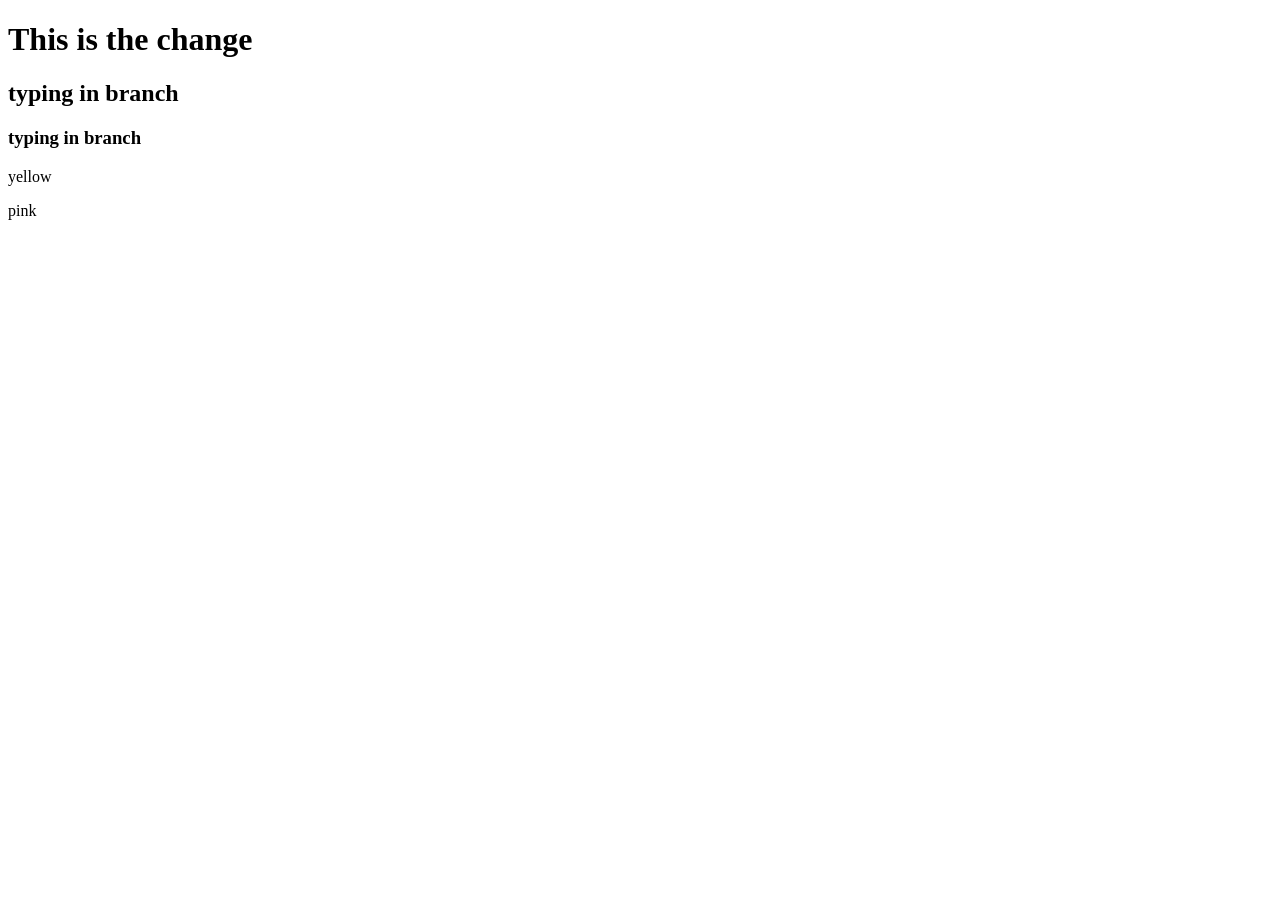
<file: index.html>
<!DOCTYPE html>
<html lang="en">
<head>
    <meta charset="UTF-8">
    <meta http-equiv="X-UA-Compatible" content="IE=edge">
    <meta name="viewport" content="width=device-width, initial-scale=1.0">
    <title>Document NewS</title>
</head>
<body>
    <h1>This is the change</h1>
    <h2>typing in branch</h2>
    <h3>typing in branch</h3>
    <p>yellow</p>
    <p>pink</p>
    
</body>
</html>
</file>
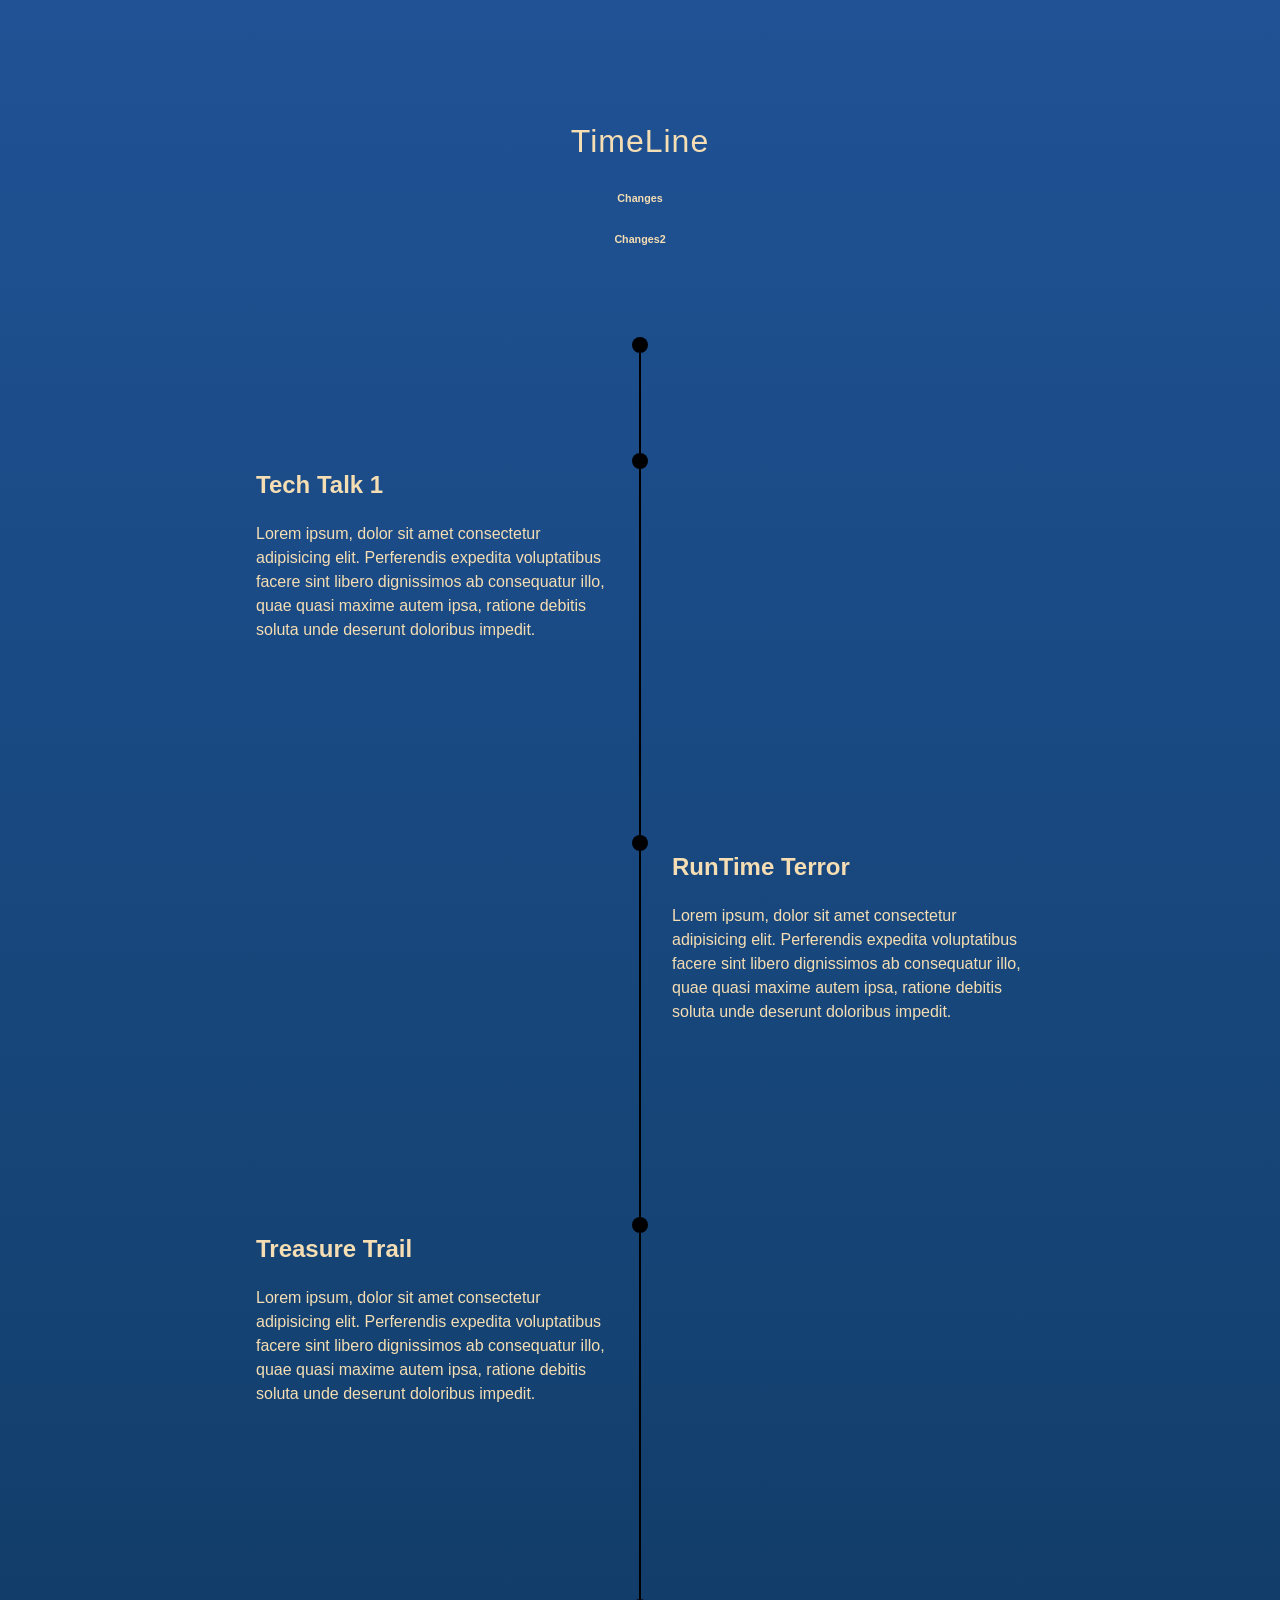
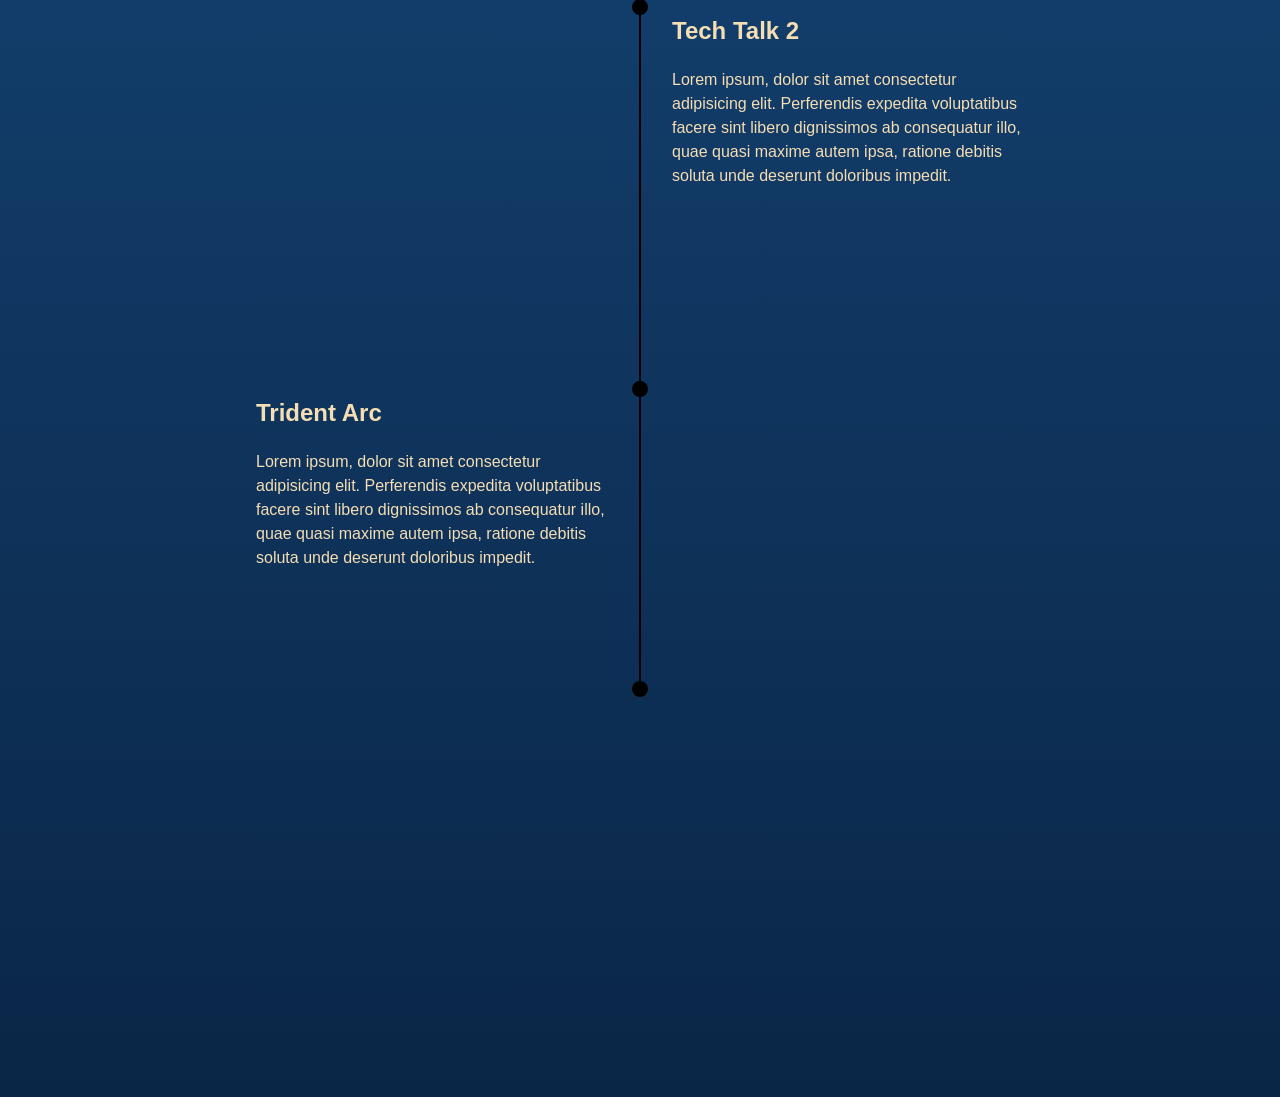
<file: timeline/timeline.html>
<!DOCTYPE html>
<html lang="en">

<head>
    <meta charset="UTF-8">
    <meta http-equiv="X-UA-Compatible" content="IE=edge">
    <meta name="viewport" content="width=device-width, initial-scale=1.0">
    <title>Timeline</title>
    <link rel="stylesheet" href="styles.css">
</head>

<body>
    <div class="container">
        <div class="top">
            <h1>TimeLine</h1>
            <h6>Changes</h6>
            <h6>Changes2</h6>
        </div>
        <div class="timeline">
            <div class="line"></div>
            <div class="section">
                <div class="bead"></div>
                <div class="content">
                    <h2>Tech Talk 1</h2>
                    <p>Lorem ipsum, dolor sit amet consectetur adipisicing elit. Perferendis expedita voluptatibus
                        facere sint libero dignissimos ab consequatur illo, quae quasi maxime autem ipsa, ratione
                        debitis soluta unde deserunt doloribus impedit.
                    </p>
                </div>
            </div>

            <div class="section">
                <div class="bead"></div>
                <div class="content">
                    <h2>RunTime Terror</h2>
                    <p>Lorem ipsum, dolor sit amet consectetur adipisicing elit. Perferendis expedita voluptatibus
                        facere sint libero dignissimos ab consequatur illo, quae quasi maxime autem ipsa, ratione
                        debitis soluta unde deserunt doloribus impedit.
                    </p>
                </div>
            </div>

            <div class="section">
                <div class="bead"></div>
                <div class="content">
                    <h2>Treasure Trail</h2>
                    <p>Lorem ipsum, dolor sit amet consectetur adipisicing elit. Perferendis expedita voluptatibus
                        facere sint libero dignissimos ab consequatur illo, quae quasi maxime autem ipsa, ratione
                        debitis soluta unde deserunt doloribus impedit.
                    </p>
                </div>
            </div>

            <div class="section">
                <div class="bead"></div>
                <div class="content">
                    <h2>Tech Talk 2</h2>
                    <p>Lorem ipsum, dolor sit amet consectetur adipisicing elit. Perferendis expedita voluptatibus
                        facere sint libero dignissimos ab consequatur illo, quae quasi maxime autem ipsa, ratione
                        debitis soluta unde deserunt doloribus impedit.
                    </p>
                </div>
            </div>

            <div class="section">
                <div class="bead"></div>
                <div class="content">
                    <h2>Trident Arc</h2>
                    <p>Lorem ipsum, dolor sit amet consectetur adipisicing elit. Perferendis expedita voluptatibus
                        facere sint libero dignissimos ab consequatur illo, quae quasi maxime autem ipsa, ratione
                        debitis soluta unde deserunt doloribus impedit.
                    </p>
                </div>
            </div>

        </div>
    </div>

    <script src="timeline.js"></script>

</body>

</html>
</file>
<file: timeline/styles.css>
body {
    font-family:Verdana, Geneva, Tahoma, sans-serif;
    margin: 0;
    padding: 0;
    line-height: 1.5;
    font-weight: 400;
    color: wheat;
    background-color: rgb(42, 42, 158);
    background-image: linear-gradient(180deg, #205295, #144272, #0A2647);
}

.container {
    padding: 2rem;
    padding-bottom: 400px;
    margin: 0 auto;
    max-width: 800px;
}

.top {
    text-align:center;
    padding: 4rem;
    max-width: 600px;
    margin: 0 auto;
}

.timeline {
    position: relative;
    min-height: 150px;
}

.line {
    position: absolute;
    z-index: 2;
    left: calc(50% - 1px);
    width: 2px;
    top: -50px;
    bottom: -50px;
    background-color: #000; 
    display: none;
}

.line:before,
.line:after {
    position:absolute;
    display: block;
    content: ' ';
    height: 1rem;
    width: 1rem;
    border-radius: 50%;
    background-color: #000;
    left: 50%;
    transform: translateX(-50%);

}

.line:after {
    bottom: 0;
}

.section {
    display: flex;
    opacity: 0;
    transform: translateX(-100%);
    transition: 600ms ease;
    position: relative;
    z-index: 1;
    margin: 50px 0;
    padding: 1rem;
    border-radius: 1rem;
    align-items: center;
    min-height: 300px;
}

.section:nth-child(odd) {
    flex-direction: row-reverse;
    transform: translateX(100%);
}

.bead {
    position:absolute;
    display: block;
    height: 1rem;
    width: 1rem;
    border-radius: 50%;
    background-color: #000;
    left: 50%;
    top: 20%;
    transform: translateX(-50%);
}

.content {
    width: calc(50% - 2rem);    
}

.show-me:nth-child(n) {
    transform: none;
    opacity: 1;
}

h1 {
    font-weight: 400;
    letter-spacing: 1px;

}
</file>
